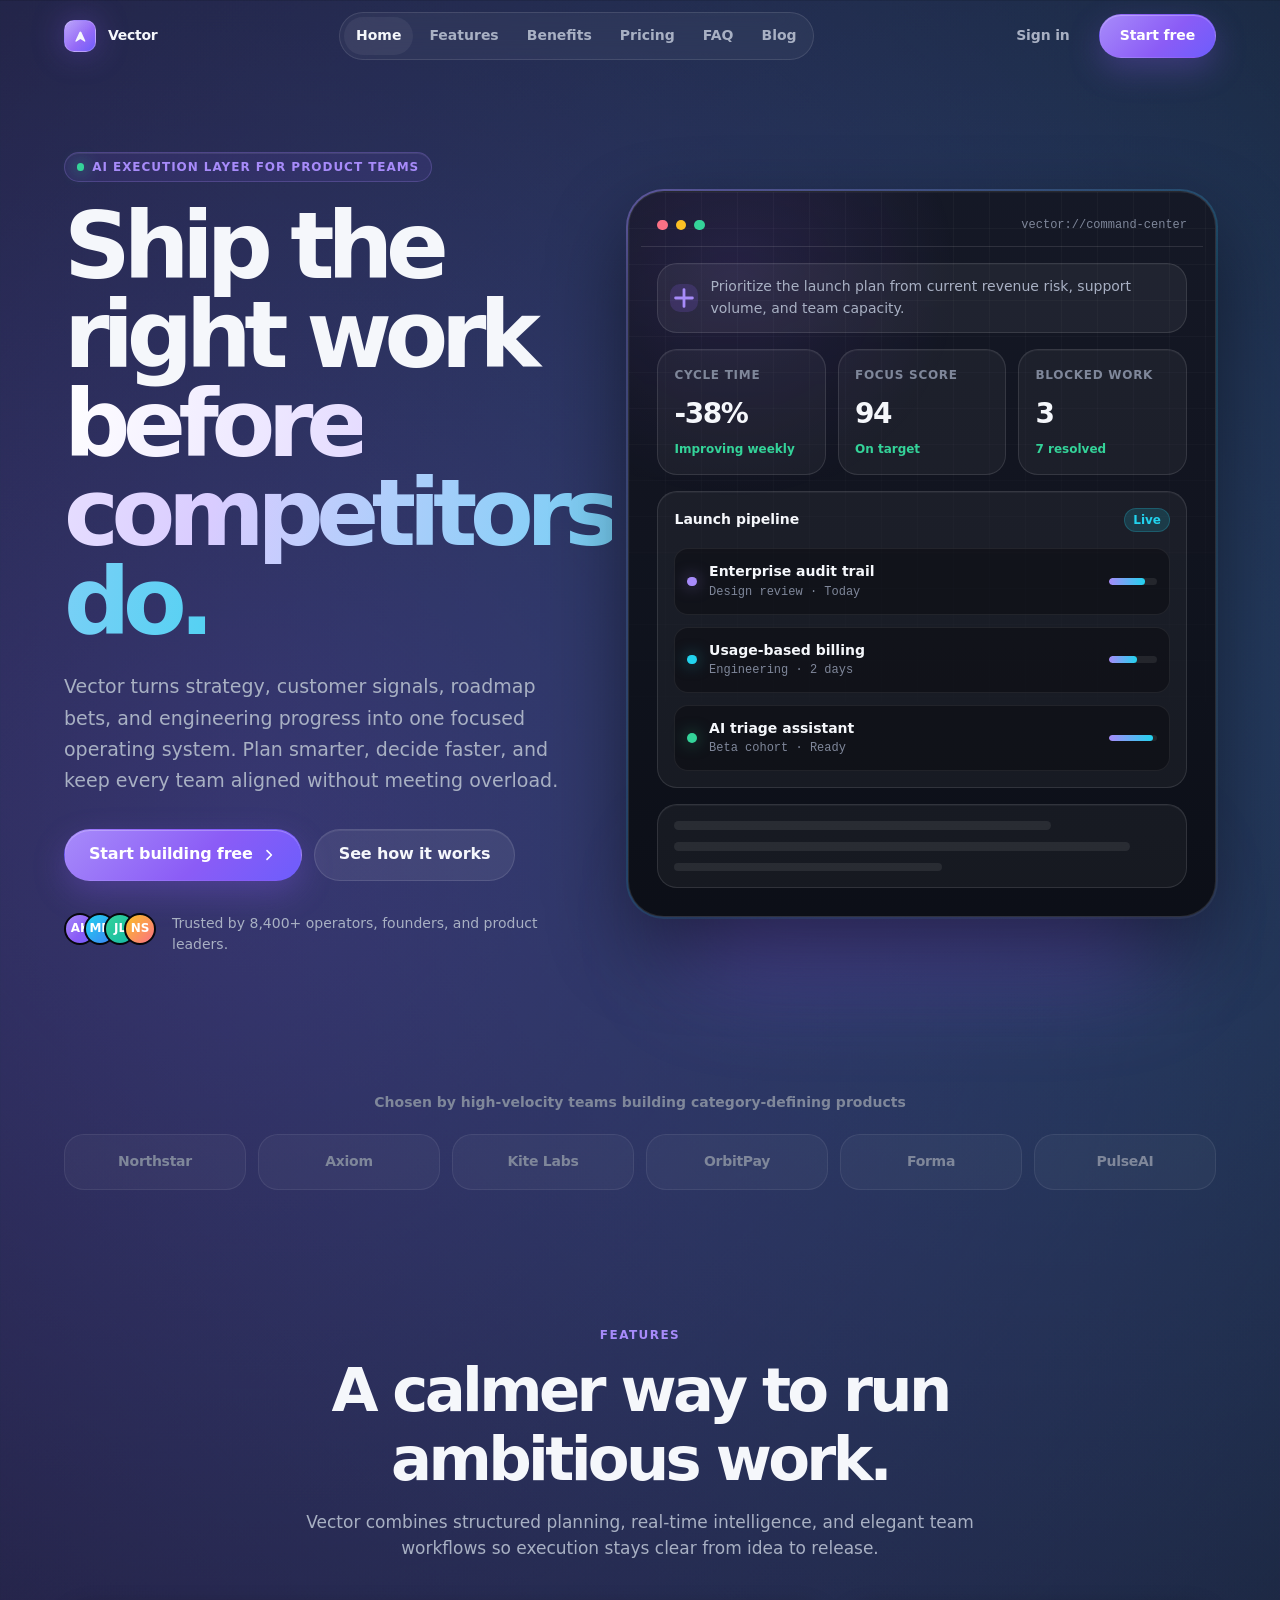
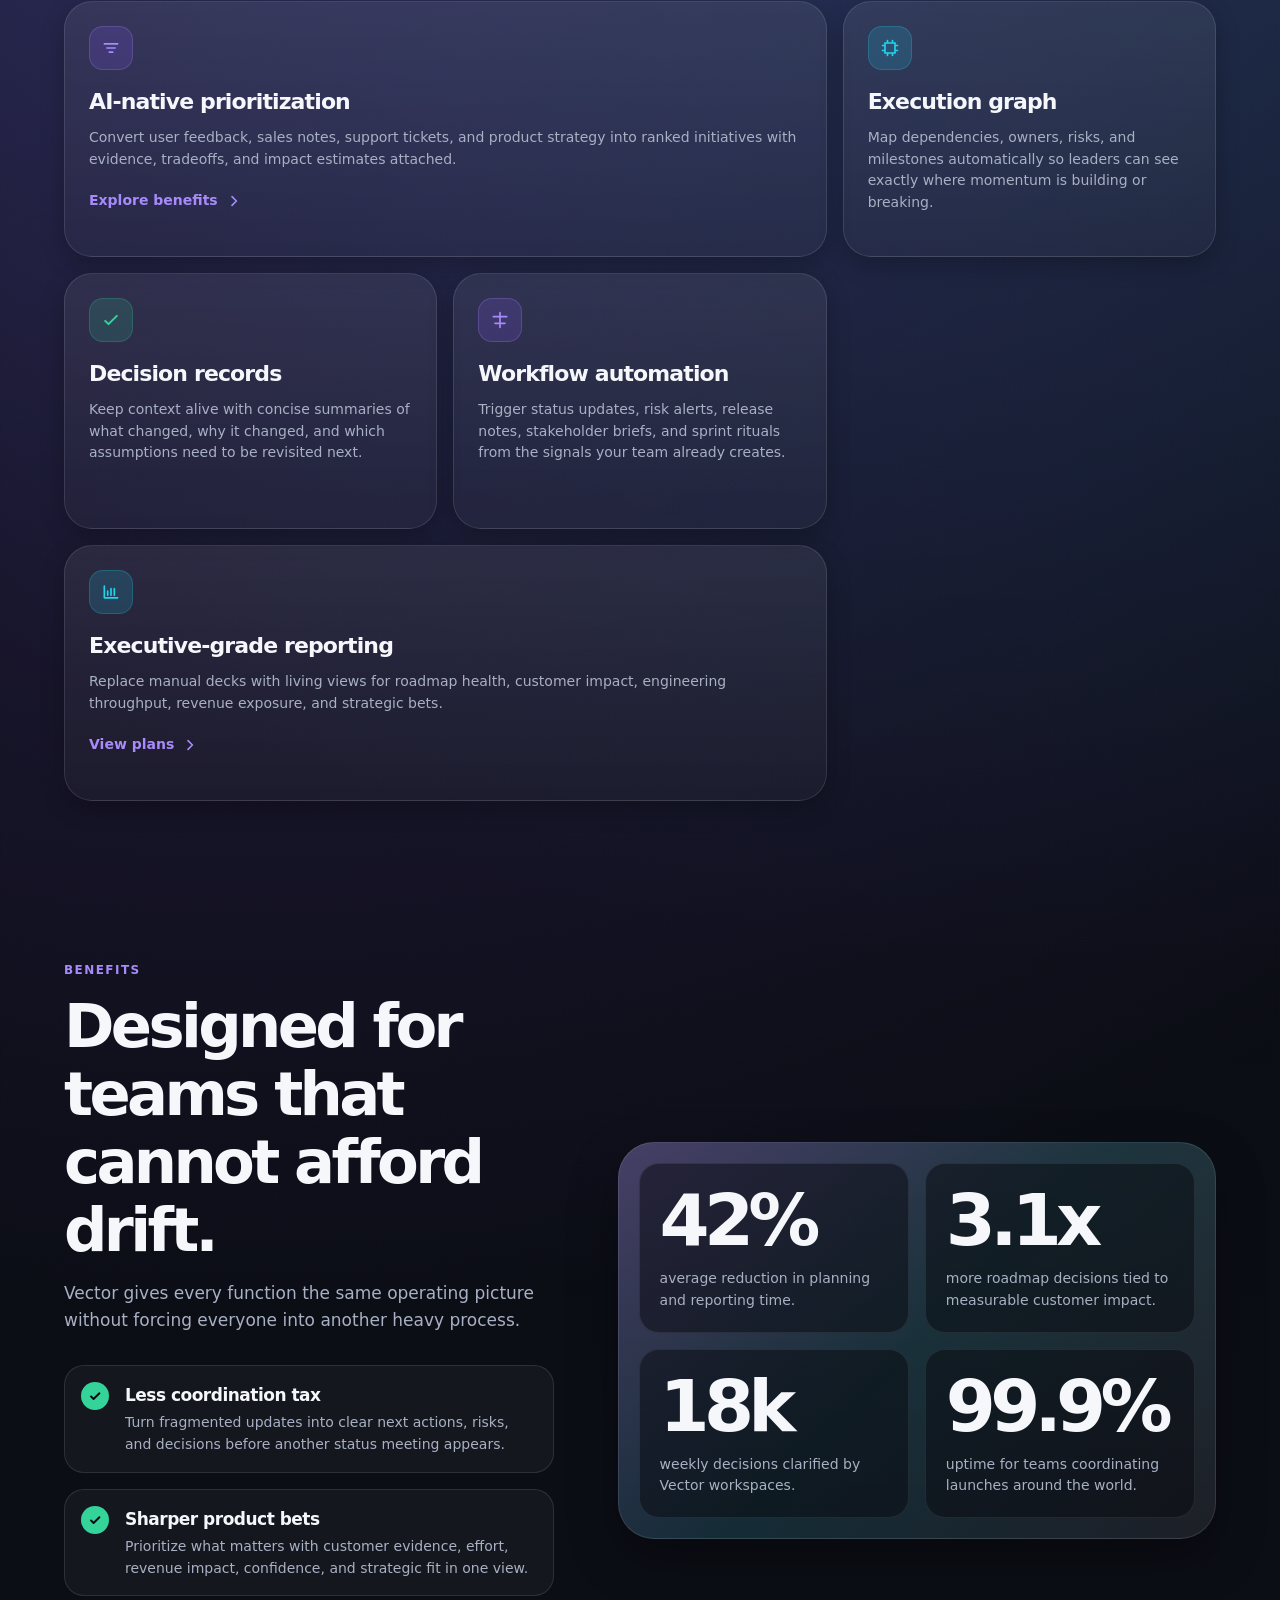
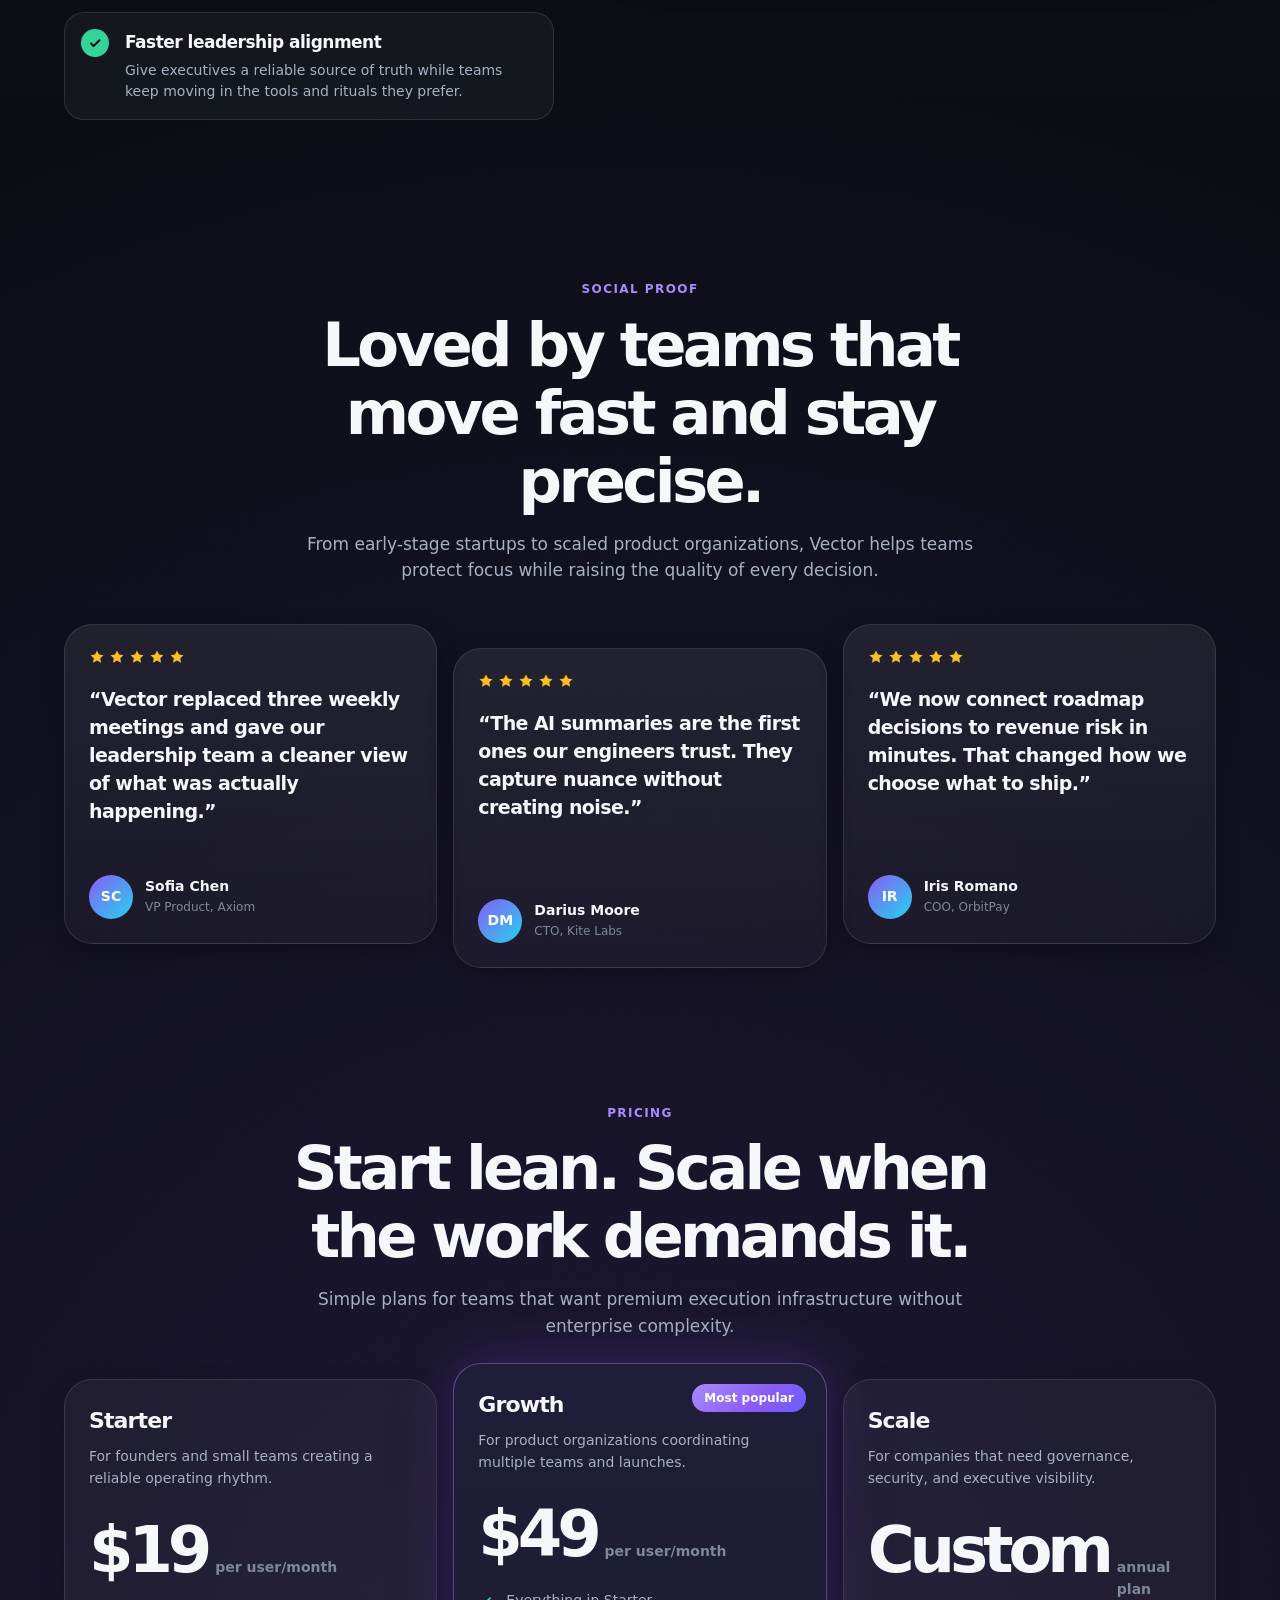
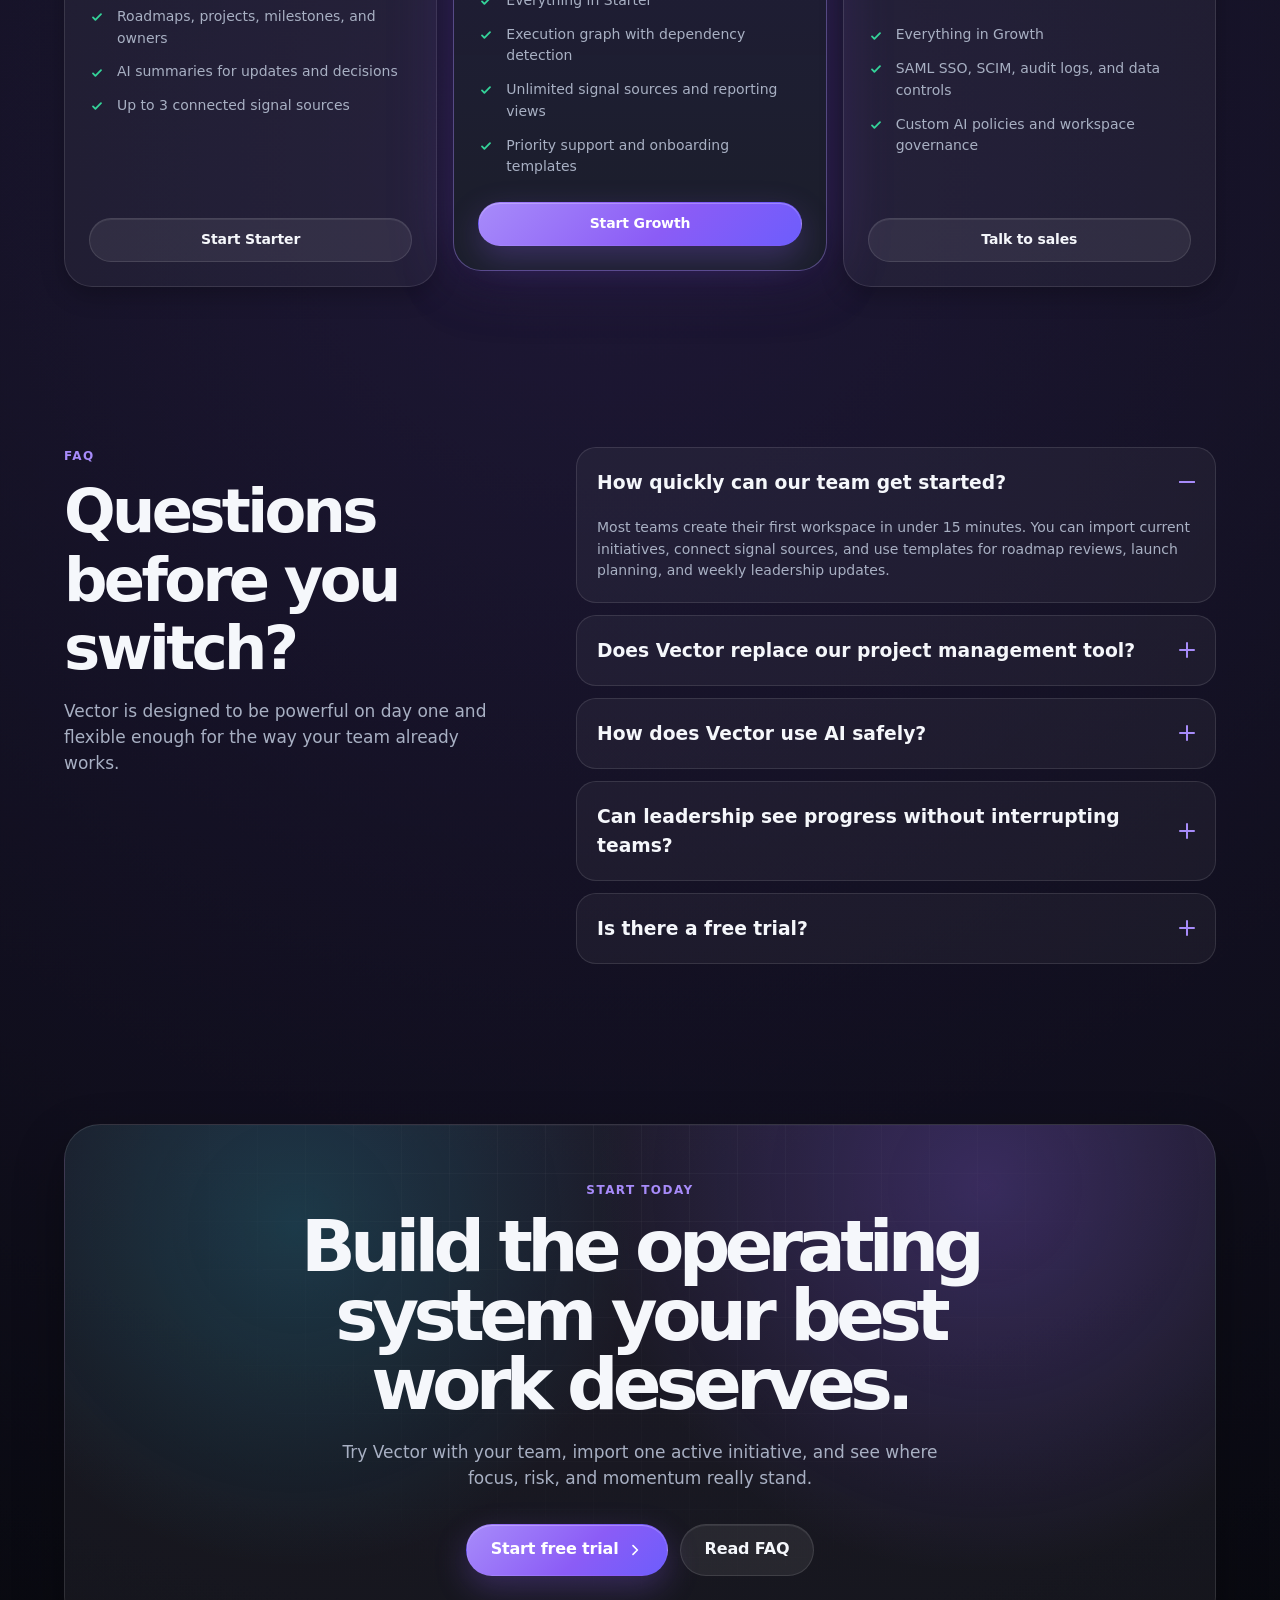
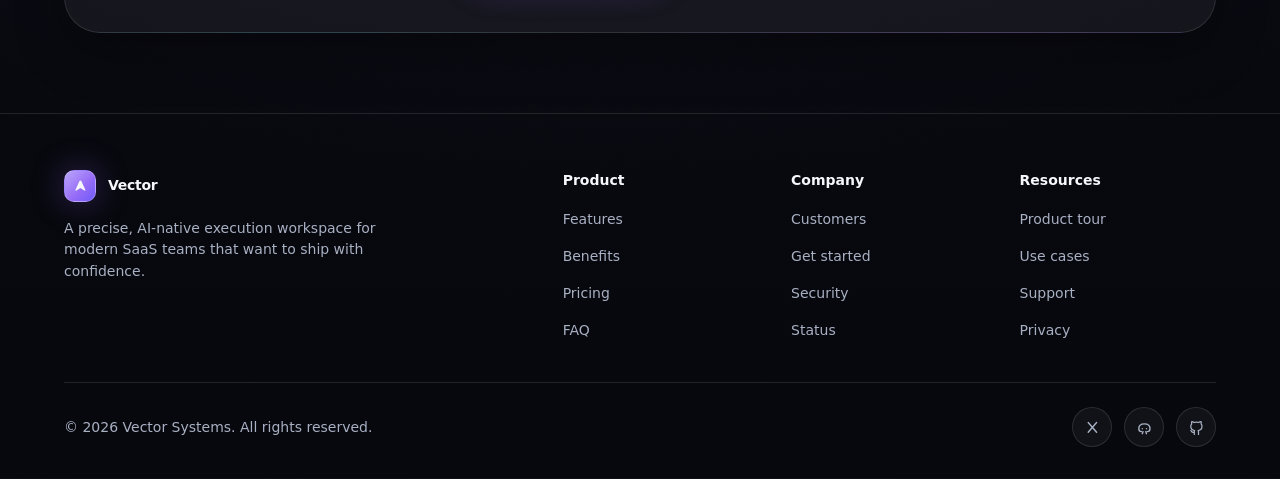
<file: test.html>
<!DOCTYPE html>
<html lang="en">
  <head>
  <meta charset="utf-8">
  <meta name="viewport" content="width=device-width, initial-scale=1">
  <title>Vector — AI-native execution for modern teams</title>
  <meta name="description" content="Vector is a premium SaaS workspace for planning, prioritizing, and shipping critical work with AI-native workflows.">
  <link rel="stylesheet" href="/style.css">
  <script src="/script.js" defer=""></script>
</head>
<body>
  <a class="skip-link" href="#main">Skip to content</a>

  <div class="page-shell" id="top">
    <header class="site-header" data-site-header="">
      <div class="container-wide header-shell">
        <a class="brand" href="#top" aria-label="Vector home">
          <span class="logo-mark" aria-hidden="true">
            <svg viewBox="0 0 24 24" fill="none">
              <path d="M5 18.2L10.7 5.8c.5-1.1 2.1-1.1 2.6 0L19 18.2c.4.9-.6 1.8-1.4 1.2l-5-3.5a1 1 0 0 0-1.2 0l-5 3.5c-.8.6-1.8-.3-1.4-1.2Z" fill="currentColor"></path>
            </svg>
          </span>
          <span>Vector</span>
        </a>

        <nav class="primary-nav" id="site-navigation" aria-label="Primary navigation" data-nav="">
          <ul class="nav-list"><li><a class="nav-link is-active" href="#top" aria-current="page">Home</a></li>
<li><a class="nav-link" href="#features">Features</a></li>
<li><a class="nav-link" href="#benefits">Benefits</a></li>
<li><a class="nav-link" href="#pricing">Pricing</a></li>
<li><a class="nav-link" href="#faq">FAQ</a></li>
<li><a class="nav-link" href="page-types/blog-post.html">Blog</a></li></ul>
        </nav>

        <div class="header-actions">
          <a class="btn btn-ghost" href="#faq">Sign in</a>
          <a class="btn btn-primary" href="#pricing">Start free</a>
        </div>

        <button class="nav-toggle" type="button" aria-label="Open navigation" aria-controls="site-navigation" aria-expanded="false" data-nav-toggle="">
          <span class="nav-toggle-lines" aria-hidden="true"></span>
        </button>
      </div>
    </header>

    <main id="main">
      <section class="hero" aria-labelledby="hero-title">
        <div class="container-wide hero-grid">
          <div class="hero-content reveal">
            <p class="eyebrow">AI execution layer for product teams</p>
            <h1 class="hero-title" id="hero-title">
              Ship the right work <span class="gradient-text">before competitors do.</span>
            </h1>
            <p class="hero-copy">
              Vector turns strategy, customer signals, roadmap bets, and engineering progress into one focused operating system. Plan smarter, decide faster, and keep every team aligned without meeting overload.
            </p>
            <div class="hero-actions" aria-label="Hero actions">
              <a class="btn btn-primary btn-large" href="#pricing">
                Start building free
                <svg viewBox="0 0 20 20" fill="none" aria-hidden="true">
                  <path d="M7.5 4.5L13 10l-5.5 5.5" stroke="currentColor" stroke-width="2" stroke-linecap="round" stroke-linejoin="round"></path>
                </svg>
              </a>
              <a class="btn btn-secondary btn-large" href="#features">
                See how it works
              </a>
            </div>
            <div class="trust-row">
              <div class="avatar-stack" aria-hidden="true">
                <span class="avatar">AK</span>
                <span class="avatar">MR</span>
                <span class="avatar">JL</span>
                <span class="avatar">NS</span>
              </div>
              <p>Trusted by 8,400+ operators, founders, and product leaders.</p>
            </div>
          </div>

          <div class="hero-visual reveal delay-2" aria-label="Vector product dashboard preview">
            <article class="product-card">
              <div class="window-bar">
                <div class="window-dots" aria-hidden="true">
                  <span class="window-dot"></span>
                  <span class="window-dot"></span>
                  <span class="window-dot"></span>
                </div>
                <span class="window-label">vector://command-center</span>
              </div>

              <div class="command-bar">
                <span class="command-icon" aria-hidden="true">
                  <svg viewBox="0 0 20 20" fill="none">
                    <path d="M4 10h12M10 4v12" stroke="currentColor" stroke-width="2" stroke-linecap="round"></path>
                  </svg>
                </span>
                <span>Prioritize the launch plan from current revenue risk, support volume, and team capacity.</span>
              </div>

              <div class="dashboard-grid">
                <div class="metric-row">
                  <div class="metric-card">
                    <p class="metric-label">Cycle time</p>
                    <p class="metric-value">-38%</p>
                    <p class="metric-change">Improving weekly</p>
                  </div>
                  <div class="metric-card">
                    <p class="metric-label">Focus score</p>
                    <p class="metric-value">94</p>
                    <p class="metric-change">On target</p>
                  </div>
                  <div class="metric-card">
                    <p class="metric-label">Blocked work</p>
                    <p class="metric-value">3</p>
                    <p class="metric-change">7 resolved</p>
                  </div>
                </div>

                <div class="pipeline-card">
                  <div class="card-heading">
                    <span>Launch pipeline</span>
                    <span class="pill">Live</span>
                  </div>
                  <ul class="pipeline-list">
                    <li class="pipeline-item">
                      <span class="status-dot" aria-hidden="true"></span>
                      <div>
                        <p class="pipeline-title">Enterprise audit trail</p>
                        <p class="pipeline-meta">Design review · Today</p>
                      </div>
                      <span class="progress" aria-label="76 percent complete"><span style="width: 76%"></span></span>
                    </li>
                    <li class="pipeline-item">
                      <span class="status-dot" aria-hidden="true"></span>
                      <div>
                        <p class="pipeline-title">Usage-based billing</p>
                        <p class="pipeline-meta">Engineering · 2 days</p>
                      </div>
                      <span class="progress" aria-label="58 percent complete"><span style="width: 58%"></span></span>
                    </li>
                    <li class="pipeline-item">
                      <span class="status-dot" aria-hidden="true"></span>
                      <div>
                        <p class="pipeline-title">AI triage assistant</p>
                        <p class="pipeline-meta">Beta cohort · Ready</p>
                      </div>
                      <span class="progress" aria-label="91 percent complete"><span style="width: 91%"></span></span>
                    </li>
                  </ul>
                </div>

                <div class="insight-card" aria-label="Insight summary">
                  <span class="insight-line"></span>
                  <span class="insight-line"></span>
                  <span class="insight-line"></span>
                </div>
              </div>
            </article>
          </div>
        </div>
      </section>

      <section class="logo-cloud section-tight" aria-label="Customer logos">
        <div class="container-wide">
          <p>Chosen by high-velocity teams building category-defining products</p>
          <div class="logo-grid">
            <div class="logo-item">Northstar</div>
            <div class="logo-item">Axiom</div>
            <div class="logo-item">Kite Labs</div>
            <div class="logo-item">OrbitPay</div>
            <div class="logo-item">Forma</div>
            <div class="logo-item">PulseAI</div>
          </div>
        </div>
      </section>

      <section class="section" id="features" aria-labelledby="features-title">
        <div class="container-wide">
          <div class="section-header reveal">
            <p class="section-kicker">Features</p>
            <h2 class="section-title" id="features-title">A calmer way to run ambitious work.</h2>
            <p class="section-copy">
              Vector combines structured planning, real-time intelligence, and elegant team workflows so execution stays clear from idea to release.
            </p>
          </div>

          <div class="features-grid">
            <article class="feature-card is-wide reveal">
              <span class="icon-badge" aria-hidden="true">
                <svg viewBox="0 0 24 24" fill="none">
                  <path d="M4 7h16M7 12h10M10 17h4" stroke="currentColor" stroke-width="2" stroke-linecap="round"></path>
                </svg>
              </span>
              <h3>AI-native prioritization</h3>
              <p>
                Convert user feedback, sales notes, support tickets, and product strategy into ranked initiatives with evidence, tradeoffs, and impact estimates attached.
              </p>
              <a class="feature-link" href="#benefits">
                Explore benefits
                <svg viewBox="0 0 20 20" fill="none" aria-hidden="true">
                  <path d="M7.5 4.5L13 10l-5.5 5.5" stroke="currentColor" stroke-width="2" stroke-linecap="round" stroke-linejoin="round"></path>
                </svg>
              </a>
            </article>

            <article class="feature-card reveal delay-1">
              <span class="icon-badge cyan" aria-hidden="true">
                <svg viewBox="0 0 24 24" fill="none">
                  <path d="M6 6h12v12H6zM9 3v3M15 3v3M9 18v3M15 18v3M3 9h3M3 15h3M18 9h3M18 15h3" stroke="currentColor" stroke-width="2" stroke-linecap="round"></path>
                </svg>
              </span>
              <h3>Execution graph</h3>
              <p>
                Map dependencies, owners, risks, and milestones automatically so leaders can see exactly where momentum is building or breaking.
              </p>
            </article>

            <article class="feature-card reveal delay-2">
              <span class="icon-badge green" aria-hidden="true">
                <svg viewBox="0 0 24 24" fill="none">
                  <path d="M5 13l4 4L19 7" stroke="currentColor" stroke-width="2.4" stroke-linecap="round" stroke-linejoin="round"></path>
                </svg>
              </span>
              <h3>Decision records</h3>
              <p>
                Keep context alive with concise summaries of what changed, why it changed, and which assumptions need to be revisited next.
              </p>
            </article>

            <article class="feature-card reveal">
              <span class="icon-badge" aria-hidden="true">
                <svg viewBox="0 0 24 24" fill="none">
                  <path d="M12 3v18M4 8h16M6 16h12" stroke="currentColor" stroke-width="2" stroke-linecap="round"></path>
                </svg>
              </span>
              <h3>Workflow automation</h3>
              <p>
                Trigger status updates, risk alerts, release notes, stakeholder briefs, and sprint rituals from the signals your team already creates.
              </p>
            </article>

            <article class="feature-card is-wide reveal delay-1">
              <span class="icon-badge cyan" aria-hidden="true">
                <svg viewBox="0 0 24 24" fill="none">
                  <path d="M4 19V5M4 19h16M8 16v-5M12 16V8M16 16v-8" stroke="currentColor" stroke-width="2" stroke-linecap="round"></path>
                </svg>
              </span>
              <h3>Executive-grade reporting</h3>
              <p>
                Replace manual decks with living views for roadmap health, customer impact, engineering throughput, revenue exposure, and strategic bets.
              </p>
              <a class="feature-link" href="#pricing">
                View plans
                <svg viewBox="0 0 20 20" fill="none" aria-hidden="true">
                  <path d="M7.5 4.5L13 10l-5.5 5.5" stroke="currentColor" stroke-width="2" stroke-linecap="round" stroke-linejoin="round"></path>
                </svg>
              </a>
            </article>
          </div>
        </div>
      </section>

      <section class="section benefits" id="benefits" aria-labelledby="benefits-title">
        <div class="container-wide benefit-layout">
          <div class="benefit-copy reveal">
            <p class="section-kicker">Benefits</p>
            <h2 class="section-title" id="benefits-title">Designed for teams that cannot afford drift.</h2>
            <p class="section-copy">
              Vector gives every function the same operating picture without forcing everyone into another heavy process.
            </p>

            <div class="benefit-list">
              <article class="benefit-item">
                <span class="check-icon" aria-hidden="true">
                  <svg viewBox="0 0 20 20" fill="none">
                    <path d="M5 10.5l3.2 3.2L15.5 6.5" stroke="currentColor" stroke-width="2.4" stroke-linecap="round" stroke-linejoin="round"></path>
                  </svg>
                </span>
                <div>
                  <h3>Less coordination tax</h3>
                  <p>Turn fragmented updates into clear next actions, risks, and decisions before another status meeting appears.</p>
                </div>
              </article>

              <article class="benefit-item">
                <span class="check-icon" aria-hidden="true">
                  <svg viewBox="0 0 20 20" fill="none">
                    <path d="M5 10.5l3.2 3.2L15.5 6.5" stroke="currentColor" stroke-width="2.4" stroke-linecap="round" stroke-linejoin="round"></path>
                  </svg>
                </span>
                <div>
                  <h3>Sharper product bets</h3>
                  <p>Prioritize what matters with customer evidence, effort, revenue impact, confidence, and strategic fit in one view.</p>
                </div>
              </article>

              <article class="benefit-item">
                <span class="check-icon" aria-hidden="true">
                  <svg viewBox="0 0 20 20" fill="none">
                    <path d="M5 10.5l3.2 3.2L15.5 6.5" stroke="currentColor" stroke-width="2.4" stroke-linecap="round" stroke-linejoin="round"></path>
                  </svg>
                </span>
                <div>
                  <h3>Faster leadership alignment</h3>
                  <p>Give executives a reliable source of truth while teams keep moving in the tools and rituals they prefer.</p>
                </div>
              </article>
            </div>
          </div>

          <aside class="stats-panel reveal delay-2" aria-label="Customer outcome statistics">
            <div class="stats-grid">
              <div class="stat-card">
                <p class="stat-number">42%</p>
                <p class="stat-label">average reduction in planning and reporting time.</p>
              </div>
              <div class="stat-card">
                <p class="stat-number">3.1x</p>
                <p class="stat-label">more roadmap decisions tied to measurable customer impact.</p>
              </div>
              <div class="stat-card">
                <p class="stat-number">18k</p>
                <p class="stat-label">weekly decisions clarified by Vector workspaces.</p>
              </div>
              <div class="stat-card">
                <p class="stat-number">99.9%</p>
                <p class="stat-label">uptime for teams coordinating launches around the world.</p>
              </div>
            </div>
          </aside>
        </div>
      </section>

      <section class="section" id="testimonials" aria-labelledby="testimonials-title">
        <div class="container-wide">
          <div class="section-header reveal">
            <p class="section-kicker">Social proof</p>
            <h2 class="section-title" id="testimonials-title">Loved by teams that move fast and stay precise.</h2>
            <p class="section-copy">
              From early-stage startups to scaled product organizations, Vector helps teams protect focus while raising the quality of every decision.
            </p>
          </div>

          <div class="testimonial-grid">
            <article class="quote-card reveal">
              <div class="quote-stars" aria-label="Five out of five stars">
                <svg viewBox="0 0 20 20" fill="currentColor" aria-hidden="true"><path d="M10 1.8l2.5 5.1 5.6.8-4 4 1 5.5-5.1-2.7-5 2.7 1-5.6-4.1-3.9 5.6-.8L10 1.8z"></path></svg>
                <svg viewBox="0 0 20 20" fill="currentColor" aria-hidden="true"><path d="M10 1.8l2.5 5.1 5.6.8-4 4 1 5.5-5.1-2.7-5 2.7 1-5.6-4.1-3.9 5.6-.8L10 1.8z"></path></svg>
                <svg viewBox="0 0 20 20" fill="currentColor" aria-hidden="true"><path d="M10 1.8l2.5 5.1 5.6.8-4 4 1 5.5-5.1-2.7-5 2.7 1-5.6-4.1-3.9 5.6-.8L10 1.8z"></path></svg>
                <svg viewBox="0 0 20 20" fill="currentColor" aria-hidden="true"><path d="M10 1.8l2.5 5.1 5.6.8-4 4 1 5.5-5.1-2.7-5 2.7 1-5.6-4.1-3.9 5.6-.8L10 1.8z"></path></svg>
                <svg viewBox="0 0 20 20" fill="currentColor" aria-hidden="true"><path d="M10 1.8l2.5 5.1 5.6.8-4 4 1 5.5-5.1-2.7-5 2.7 1-5.6-4.1-3.9 5.6-.8L10 1.8z"></path></svg>
              </div>
              <blockquote>
                “Vector replaced three weekly meetings and gave our leadership team a cleaner view of what was actually happening.”
              </blockquote>
              <footer class="quote-author">
                <span class="author-avatar" aria-hidden="true">SC</span>
                <div>
                  <p class="author-name">Sofia Chen</p>
                  <p class="author-role">VP Product, Axiom</p>
                </div>
              </footer>
            </article>

            <article class="quote-card reveal delay-1">
              <div class="quote-stars" aria-label="Five out of five stars">
                <svg viewBox="0 0 20 20" fill="currentColor" aria-hidden="true"><path d="M10 1.8l2.5 5.1 5.6.8-4 4 1 5.5-5.1-2.7-5 2.7 1-5.6-4.1-3.9 5.6-.8L10 1.8z"></path></svg>
                <svg viewBox="0 0 20 20" fill="currentColor" aria-hidden="true"><path d="M10 1.8l2.5 5.1 5.6.8-4 4 1 5.5-5.1-2.7-5 2.7 1-5.6-4.1-3.9 5.6-.8L10 1.8z"></path></svg>
                <svg viewBox="0 0 20 20" fill="currentColor" aria-hidden="true"><path d="M10 1.8l2.5 5.1 5.6.8-4 4 1 5.5-5.1-2.7-5 2.7 1-5.6-4.1-3.9 5.6-.8L10 1.8z"></path></svg>
                <svg viewBox="0 0 20 20" fill="currentColor" aria-hidden="true"><path d="M10 1.8l2.5 5.1 5.6.8-4 4 1 5.5-5.1-2.7-5 2.7 1-5.6-4.1-3.9 5.6-.8L10 1.8z"></path></svg>
                <svg viewBox="0 0 20 20" fill="currentColor" aria-hidden="true"><path d="M10 1.8l2.5 5.1 5.6.8-4 4 1 5.5-5.1-2.7-5 2.7 1-5.6-4.1-3.9 5.6-.8L10 1.8z"></path></svg>
              </div>
              <blockquote>
                “The AI summaries are the first ones our engineers trust. They capture nuance without creating noise.”
              </blockquote>
              <footer class="quote-author">
                <span class="author-avatar" aria-hidden="true">DM</span>
                <div>
                  <p class="author-name">Darius Moore</p>
                  <p class="author-role">CTO, Kite Labs</p>
                </div>
              </footer>
            </article>

            <article class="quote-card reveal delay-2">
              <div class="quote-stars" aria-label="Five out of five stars">
                <svg viewBox="0 0 20 20" fill="currentColor" aria-hidden="true"><path d="M10 1.8l2.5 5.1 5.6.8-4 4 1 5.5-5.1-2.7-5 2.7 1-5.6-4.1-3.9 5.6-.8L10 1.8z"></path></svg>
                <svg viewBox="0 0 20 20" fill="currentColor" aria-hidden="true"><path d="M10 1.8l2.5 5.1 5.6.8-4 4 1 5.5-5.1-2.7-5 2.7 1-5.6-4.1-3.9 5.6-.8L10 1.8z"></path></svg>
                <svg viewBox="0 0 20 20" fill="currentColor" aria-hidden="true"><path d="M10 1.8l2.5 5.1 5.6.8-4 4 1 5.5-5.1-2.7-5 2.7 1-5.6-4.1-3.9 5.6-.8L10 1.8z"></path></svg>
                <svg viewBox="0 0 20 20" fill="currentColor" aria-hidden="true"><path d="M10 1.8l2.5 5.1 5.6.8-4 4 1 5.5-5.1-2.7-5 2.7 1-5.6-4.1-3.9 5.6-.8L10 1.8z"></path></svg>
                <svg viewBox="0 0 20 20" fill="currentColor" aria-hidden="true"><path d="M10 1.8l2.5 5.1 5.6.8-4 4 1 5.5-5.1-2.7-5 2.7 1-5.6-4.1-3.9 5.6-.8L10 1.8z"></path></svg>
              </div>
              <blockquote>
                “We now connect roadmap decisions to revenue risk in minutes. That changed how we choose what to ship.”
              </blockquote>
              <footer class="quote-author">
                <span class="author-avatar" aria-hidden="true">IR</span>
                <div>
                  <p class="author-name">Iris Romano</p>
                  <p class="author-role">COO, OrbitPay</p>
                </div>
              </footer>
            </article>
          </div>
        </div>
      </section>

      <section class="section pricing" id="pricing" aria-labelledby="pricing-title">
        <div class="container-wide">
          <div class="section-header reveal">
            <p class="section-kicker">Pricing</p>
            <h2 class="section-title" id="pricing-title">Start lean. Scale when the work demands it.</h2>
            <p class="section-copy">
              Simple plans for teams that want premium execution infrastructure without enterprise complexity.
            </p>
          </div>

          <div class="pricing-grid">
            <article class="pricing-card reveal">
              <h3 class="plan-name">Starter</h3>
              <p class="plan-description">For founders and small teams creating a reliable operating rhythm.</p>
              <p class="price"><strong>$19</strong><span>per user/month</span></p>
              <ul class="plan-list">
                <li>
                  <svg viewBox="0 0 20 20" fill="none" aria-hidden="true"><path d="M5 10.5l3 3L15 6.5" stroke="currentColor" stroke-width="2.3" stroke-linecap="round" stroke-linejoin="round"></path></svg>
                  <span>Roadmaps, projects, milestones, and owners</span>
                </li>
                <li>
                  <svg viewBox="0 0 20 20" fill="none" aria-hidden="true"><path d="M5 10.5l3 3L15 6.5" stroke="currentColor" stroke-width="2.3" stroke-linecap="round" stroke-linejoin="round"></path></svg>
                  <span>AI summaries for updates and decisions</span>
                </li>
                <li>
                  <svg viewBox="0 0 20 20" fill="none" aria-hidden="true"><path d="M5 10.5l3 3L15 6.5" stroke="currentColor" stroke-width="2.3" stroke-linecap="round" stroke-linejoin="round"></path></svg>
                  <span>Up to 3 connected signal sources</span>
                </li>
              </ul>
              <a class="btn btn-secondary" href="#cta">Start Starter</a>
            </article>

            <article class="pricing-card is-popular reveal delay-1">
              <span class="popular-badge">Most popular</span>
              <h3 class="plan-name">Growth</h3>
              <p class="plan-description">For product organizations coordinating multiple teams and launches.</p>
              <p class="price"><strong>$49</strong><span>per user/month</span></p>
              <ul class="plan-list">
                <li>
                  <svg viewBox="0 0 20 20" fill="none" aria-hidden="true"><path d="M5 10.5l3 3L15 6.5" stroke="currentColor" stroke-width="2.3" stroke-linecap="round" stroke-linejoin="round"></path></svg>
                  <span>Everything in Starter</span>
                </li>
                <li>
                  <svg viewBox="0 0 20 20" fill="none" aria-hidden="true"><path d="M5 10.5l3 3L15 6.5" stroke="currentColor" stroke-width="2.3" stroke-linecap="round" stroke-linejoin="round"></path></svg>
                  <span>Execution graph with dependency detection</span>
                </li>
                <li>
                  <svg viewBox="0 0 20 20" fill="none" aria-hidden="true"><path d="M5 10.5l3 3L15 6.5" stroke="currentColor" stroke-width="2.3" stroke-linecap="round" stroke-linejoin="round"></path></svg>
                  <span>Unlimited signal sources and reporting views</span>
                </li>
                <li>
                  <svg viewBox="0 0 20 20" fill="none" aria-hidden="true"><path d="M5 10.5l3 3L15 6.5" stroke="currentColor" stroke-width="2.3" stroke-linecap="round" stroke-linejoin="round"></path></svg>
                  <span>Priority support and onboarding templates</span>
                </li>
              </ul>
              <a class="btn btn-primary" href="#cta">Start Growth</a>
            </article>

            <article class="pricing-card reveal delay-2">
              <h3 class="plan-name">Scale</h3>
              <p class="plan-description">For companies that need governance, security, and executive visibility.</p>
              <p class="price"><strong>Custom</strong><span>annual plan</span></p>
              <ul class="plan-list">
                <li>
                  <svg viewBox="0 0 20 20" fill="none" aria-hidden="true"><path d="M5 10.5l3 3L15 6.5" stroke="currentColor" stroke-width="2.3" stroke-linecap="round" stroke-linejoin="round"></path></svg>
                  <span>Everything in Growth</span>
                </li>
                <li>
                  <svg viewBox="0 0 20 20" fill="none" aria-hidden="true"><path d="M5 10.5l3 3L15 6.5" stroke="currentColor" stroke-width="2.3" stroke-linecap="round" stroke-linejoin="round"></path></svg>
                  <span>SAML SSO, SCIM, audit logs, and data controls</span>
                </li>
                <li>
                  <svg viewBox="0 0 20 20" fill="none" aria-hidden="true"><path d="M5 10.5l3 3L15 6.5" stroke="currentColor" stroke-width="2.3" stroke-linecap="round" stroke-linejoin="round"></path></svg>
                  <span>Custom AI policies and workspace governance</span>
                </li>
              </ul>
              <a class="btn btn-secondary" href="#cta">Talk to sales</a>
            </article>
          </div>
        </div>
      </section>

      <section class="section" id="faq" aria-labelledby="faq-title">
        <div class="container faq-layout">
          <div class="faq-aside reveal">
            <p class="section-kicker">FAQ</p>
            <h2 class="section-title" id="faq-title">Questions before you switch?</h2>
            <p class="section-copy">
              Vector is designed to be powerful on day one and flexible enough for the way your team already works.
            </p>
          </div>

          <div class="faq-list reveal delay-1" data-faq-list="">
            <article class="faq-item is-open">
              <h3>
                <button class="faq-question" type="button" aria-expanded="true" aria-controls="faq-answer-1">
                  How quickly can our team get started?
                  <span class="faq-icon" aria-hidden="true"></span>
                </button>
              </h3>
              <div class="faq-answer" id="faq-answer-1">
                <div class="faq-answer-inner">
                  <p>
                    Most teams create their first workspace in under 15 minutes. You can import current initiatives, connect signal sources, and use templates for roadmap reviews, launch planning, and weekly leadership updates.
                  </p>
                </div>
              </div>
            </article>

            <article class="faq-item">
              <h3>
                <button class="faq-question" type="button" aria-expanded="false" aria-controls="faq-answer-2">
                  Does Vector replace our project management tool?
                  <span class="faq-icon" aria-hidden="true"></span>
                </button>
              </h3>
              <div class="faq-answer" id="faq-answer-2">
                <div class="faq-answer-inner">
                  <p>
                    Vector can operate as your primary planning workspace, but it also works as an execution layer across existing tools. The goal is to connect strategy, decisions, and progress—not force every team into a new ritual.
                  </p>
                </div>
              </div>
            </article>

            <article class="faq-item">
              <h3>
                <button class="faq-question" type="button" aria-expanded="false" aria-controls="faq-answer-3">
                  How does Vector use AI safely?
                  <span class="faq-icon" aria-hidden="true"></span>
                </button>
              </h3>
              <div class="faq-answer" id="faq-answer-3">
                <div class="faq-answer-inner">
                  <p>
                    Vector uses AI to summarize, classify, recommend, and surface patterns. Admins can configure data boundaries, approval flows, retention rules, and workspace-level AI policies for sensitive teams.
                  </p>
                </div>
              </div>
            </article>

            <article class="faq-item">
              <h3>
                <button class="faq-question" type="button" aria-expanded="false" aria-controls="faq-answer-4">
                  Can leadership see progress without interrupting teams?
                  <span class="faq-icon" aria-hidden="true"></span>
                </button>
              </h3>
              <div class="faq-answer" id="faq-answer-4">
                <div class="faq-answer-inner">
                  <p>
                    Yes. Vector creates living executive views from project activity, decisions, risks, and outcomes. Leaders get a clear operating picture while teams stay focused on building.
                  </p>
                </div>
              </div>
            </article>

            <article class="faq-item">
              <h3>
                <button class="faq-question" type="button" aria-expanded="false" aria-controls="faq-answer-5">
                  Is there a free trial?
                  <span class="faq-icon" aria-hidden="true"></span>
                </button>
              </h3>
              <div class="faq-answer" id="faq-answer-5">
                <div class="faq-answer-inner">
                  <p>
                    Yes. Growth includes a 14-day trial with sample workspaces, guided onboarding, and no credit card required. Scale customers can request a tailored pilot with migration support.
                  </p>
                </div>
              </div>
            </article>
          </div>
        </div>
      </section>

      <section class="section" id="cta" aria-labelledby="cta-title">
        <div class="container-wide">
          <div class="cta-band reveal">
            <p class="section-kicker">Start today</p>
            <h2 class="cta-title" id="cta-title">Build the operating system your best work deserves.</h2>
            <p class="cta-copy">
              Try Vector with your team, import one active initiative, and see where focus, risk, and momentum really stand.
            </p>
            <div class="cta-actions">
              <a class="btn btn-primary btn-large" href="#pricing">
                Start free trial
                <svg viewBox="0 0 20 20" fill="none" aria-hidden="true">
                  <path d="M7.5 4.5L13 10l-5.5 5.5" stroke="currentColor" stroke-width="2" stroke-linecap="round" stroke-linejoin="round"></path>
                </svg>
              </a>
              <a class="btn btn-secondary btn-large" href="#faq">Read FAQ</a>
            </div>
          </div>
        </div>
      </section>
    </main>

    <footer class="site-footer">
      <div class="container-wide">
        <div class="footer-grid">
          <div class="footer-brand">
            <a class="brand" href="#top" aria-label="Vector home">
              <span class="logo-mark" aria-hidden="true">
                <svg viewBox="0 0 24 24" fill="none">
                  <path d="M5 18.2L10.7 5.8c.5-1.1 2.1-1.1 2.6 0L19 18.2c.4.9-.6 1.8-1.4 1.2l-5-3.5a1 1 0 0 0-1.2 0l-5 3.5c-.8.6-1.8-.3-1.4-1.2Z" fill="currentColor"></path>
                </svg>
              </span>
              <span>Vector</span>
            </a>
            <p>
              A precise, AI-native execution workspace for modern SaaS teams that want to ship with confidence.
            </p>
          </div>

          <div class="footer-links">
            <div class="footer-column">
              <h2>Product</h2>
              <ul>
                <li><a href="#features">Features</a></li>
                <li><a href="#benefits">Benefits</a></li>
                <li><a href="#pricing">Pricing</a></li>
                <li><a href="#faq">FAQ</a></li>
              </ul>
            </div>

            <div class="footer-column">
              <h3>Company</h3>
              <ul>
                <li><a href="#testimonials">Customers</a></li>
                <li><a href="#cta">Get started</a></li>
                <li><a href="#top">Security</a></li>
                <li><a href="#top">Status</a></li>
              </ul>
            </div>

            <div class="footer-column">
              <h3>Resources</h3>
              <ul>
                <li><a href="#features">Product tour</a></li>
                <li><a href="#benefits">Use cases</a></li>
                <li><a href="#faq">Support</a></li>
                <li><a href="#top">Privacy</a></li>
              </ul>
            </div>
          </div>
        </div>

        <div class="footer-bottom">
          <p>© 2026 Vector Systems. All rights reserved.</p>
          <div class="social-links" aria-label="Social links">
            <a class="social-link" href="#top" aria-label="Vector on X">
              <svg viewBox="0 0 24 24" fill="none" aria-hidden="true">
                <path d="M6 5l12 14M18 5L6 19" stroke="currentColor" stroke-width="2" stroke-linecap="round"></path>
              </svg>
            </a>
            <a class="social-link" href="#top" aria-label="Vector community">
              <svg viewBox="0 0 24 24" fill="none" aria-hidden="true">
                <path d="M8 18c-2.5 0-4-1.7-4-4.1C4 10 7 7 12 7s8 3 8 6.9c0 2.4-1.5 4.1-4 4.1M9 14h.01M15 14h.01M10 18l-1 3M14 18l1 3" stroke="currentColor" stroke-width="2" stroke-linecap="round"></path>
              </svg>
            </a>
            <a class="social-link" href="#top" aria-label="Vector on GitHub">
              <svg viewBox="0 0 24 24" fill="none" aria-hidden="true">
                <path d="M9 19c-4 1.2-4-2-5-2.5M15 22v-3.5c0-1 .1-1.4-.5-2 2.8-.3 5.5-1.4 5.5-6A4.6 4.6 0 0 0 18.7 7a4.3 4.3 0 0 0-.1-3.3s-1.1-.3-3.6 1.3a12.4 12.4 0 0 0-6 0C6.5 3.4 5.4 3.7 5.4 3.7A4.3 4.3 0 0 0 5.3 7 4.6 4.6 0 0 0 4 10.5c0 4.6 2.7 5.7 5.5 6-.6.6-.6 1.2-.5 2V22" stroke="currentColor" stroke-width="1.8" stroke-linecap="round" stroke-linejoin="round"></path>
              </svg>
            </a>
          </div>
        </div>
      </div>
    </footer>
  </div>
  </body>
</html>
</file>
<file: style.css>
/*
  Assumptions:
  - Single-page premium SaaS landing page for a workflow/productivity platform.
  - Brand direction: Linear-inspired precision, dark-first, refined gradients, crisp typography, calm premium tone.
  - Pages: one-page site only (index.html) with hero, features, benefits, testimonials, pricing, FAQ, footer.
  - Interactivity: mobile navigation, FAQ accordion, smooth anchor behavior, lightweight scroll reveal.
*/

:root {
  --color-bg: #07080d;
  --color-bg-soft: #0c0e16;
  --color-bg-elevated: #111421;
  --color-bg-glass: rgba(17, 20, 33, 0.72);
  --color-surface: #151927;
  --color-surface-2: #1b2032;
  --color-line: rgba(255, 255, 255, 0.11);
  --color-line-strong: rgba(255, 255, 255, 0.18);
  --color-text: #f5f7fb;
  --color-text-muted: #a8b0c3;
  --color-text-soft: #7f879a;
  --color-primary: #8b5cf6;
  --color-primary-strong: #a78bfa;
  --color-primary-soft: rgba(139, 92, 246, 0.18);
  --color-cyan: #22d3ee;
  --color-cyan-soft: rgba(34, 211, 238, 0.16);
  --color-green: #34d399;
  --color-green-soft: rgba(52, 211, 153, 0.15);
  --color-amber: #fbbf24;
  --color-danger: #fb7185;
  --color-white: #ffffff;
  --color-black: #000000;

  --gradient-hero: radial-gradient(circle at 20% 12%, rgba(139, 92, 246, 0.34), transparent 34%),
    radial-gradient(circle at 82% 10%, rgba(34, 211, 238, 0.22), transparent 30%),
    radial-gradient(circle at 48% 72%, rgba(139, 92, 246, 0.16), transparent 34%);
  --gradient-card: linear-gradient(180deg, rgba(255, 255, 255, 0.075), rgba(255, 255, 255, 0.032));
  --gradient-primary: linear-gradient(135deg, var(--color-primary-strong), var(--color-primary) 58%, #6d5dfc);
  --gradient-border: linear-gradient(135deg, rgba(167, 139, 250, 0.52), rgba(34, 211, 238, 0.22), rgba(255, 255, 255, 0.08));

  --font-sans: Inter, ui-sans-serif, system-ui, -apple-system, BlinkMacSystemFont, "Segoe UI", Roboto, Helvetica, Arial, sans-serif;
  --font-mono: "SFMono-Regular", "SF Mono", Consolas, "Liberation Mono", Menlo, monospace;

  --text-xs: 0.75rem;
  --text-sm: 0.875rem;
  --text-base: 1rem;
  --text-md: 1.0625rem;
  --text-lg: 1.1875rem;
  --text-xl: 1.375rem;
  --text-2xl: 1.75rem;
  --text-3xl: 2.25rem;
  --text-4xl: clamp(2.55rem, 8vw, 5.8rem);

  --leading-tight: 0.96;
  --leading-snug: 1.12;
  --leading-normal: 1.55;

  --space-1: 0.25rem;
  --space-2: 0.5rem;
  --space-3: 0.75rem;
  --space-4: 1rem;
  --space-5: 1.25rem;
  --space-6: 1.5rem;
  --space-7: 1.75rem;
  --space-8: 2rem;
  --space-10: 2.5rem;
  --space-12: 3rem;
  --space-14: 3.5rem;
  --space-16: 4rem;
  --space-20: 5rem;
  --space-24: 6rem;

  --radius-sm: 0.625rem;
  --radius-md: 0.875rem;
  --radius-lg: 1.25rem;
  --radius-xl: 1.75rem;
  --radius-2xl: 2.25rem;
  --radius-full: 999rem;

  --shadow-sm: 0 0.5rem 1.5rem rgba(0, 0, 0, 0.24);
  --shadow-md: 0 1.25rem 3rem rgba(0, 0, 0, 0.34);
  --shadow-lg: 0 2rem 5rem rgba(0, 0, 0, 0.48);
  --shadow-glow: 0 0 4rem rgba(139, 92, 246, 0.28);
  --shadow-ring: 0 0 0 0.0625rem var(--color-line);

  --container: 72rem;
  --container-wide: 82rem;
  --header-height: 4.5rem;

  --ease-standard: cubic-bezier(0.2, 0.8, 0.2, 1);
  --ease-spring: cubic-bezier(0.16, 1, 0.3, 1);
  --duration-fast: 160ms;
  --duration-base: 260ms;
  --duration-slow: 700ms;
}

*,
*::before,
*::after {
  box-sizing: border-box;
}

html {
  min-width: 20rem;
  background: var(--color-bg);
  color-scheme: dark;
  scroll-behavior: smooth;
  text-size-adjust: 100%;
}

body {
  margin: 0;
  font-family: var(--font-sans);
  font-size: var(--text-base);
  line-height: var(--leading-normal);
  color: var(--color-text);
  background:
    var(--gradient-hero),
    linear-gradient(180deg, var(--color-bg), var(--color-bg-soft) 45%, var(--color-bg) 100%);
  overflow-x: hidden;
  -webkit-font-smoothing: antialiased;
  text-rendering: optimizeLegibility;
}

body::before {
  position: fixed;
  inset: 0;
  z-index: -2;
  pointer-events: none;
  content: "";
  background-image:
    linear-gradient(rgba(255, 255, 255, 0.035) 0.0625rem, transparent 0.0625rem),
    linear-gradient(90deg, rgba(255, 255, 255, 0.035) 0.0625rem, transparent 0.0625rem);
  background-size: 4rem 4rem;
  mask-image: linear-gradient(to bottom, rgba(0, 0, 0, 0.85), transparent 72%);
}

body::after {
  position: fixed;
  inset: 0;
  z-index: -1;
  pointer-events: none;
  content: "";
  background:
    linear-gradient(90deg, var(--color-bg) 0%, transparent 18%, transparent 82%, var(--color-bg) 100%),
    radial-gradient(circle at 50% 0%, transparent, rgba(7, 8, 13, 0.74) 74%);
}

img,
svg {
  display: block;
  max-width: 100%;
}

button,
input,
textarea,
select {
  font: inherit;
}

button {
  border: 0;
}

a {
  color: inherit;
  text-decoration: none;
}

p,
h1,
h2,
h3,
h4 {
  margin: 0;
}

p {
  color: var(--color-text-muted);
}

ul,
ol {
  margin: 0;
  padding: 0;
}

li {
  list-style: none;
}

::selection {
  color: var(--color-white);
  background: rgba(139, 92, 246, 0.55);
}

:focus-visible {
  outline: 0.1875rem solid rgba(34, 211, 238, 0.75);
  outline-offset: 0.25rem;
}

.skip-link {
  position: fixed;
  top: var(--space-4);
  left: var(--space-4);
  z-index: 100;
  padding: var(--space-3) var(--space-4);
  color: var(--color-bg);
  background: var(--color-white);
  border-radius: var(--radius-full);
  transform: translateY(-200%);
  transition: transform var(--duration-base) var(--ease-standard);
}

.skip-link:focus {
  transform: translateY(0);
}

.page-shell {
  position: relative;
  min-height: 100vh;
}

.container {
  width: min(calc(100% - var(--space-8)), var(--container));
  margin-inline: auto;
}

.container-wide {
  width: min(calc(100% - var(--space-8)), var(--container-wide));
  margin-inline: auto;
}

.site-header {
  position: sticky;
  top: 0;
  z-index: 50;
  height: var(--header-height);
  border-bottom: 0.0625rem solid transparent;
  transition:
    background-color var(--duration-base) var(--ease-standard),
    border-color var(--duration-base) var(--ease-standard),
    backdrop-filter var(--duration-base) var(--ease-standard);
}

.site-header.is-scrolled {
  background: rgba(7, 8, 13, 0.78);
  border-color: var(--color-line);
  backdrop-filter: blur(1.25rem);
}

.header-shell {
  display: flex;
  align-items: center;
  justify-content: space-between;
  height: var(--header-height);
  gap: var(--space-4);
}

.brand {
  display: inline-flex;
  align-items: center;
  gap: var(--space-3);
  font-size: var(--text-sm);
  font-weight: 700;
  letter-spacing: -0.02em;
  white-space: nowrap;
}

.logo-mark {
  display: grid;
  width: 2rem;
  height: 2rem;
  place-items: center;
  overflow: hidden;
  background:
    linear-gradient(135deg, rgba(255, 255, 255, 0.22), transparent),
    var(--gradient-primary);
  border: 0.0625rem solid rgba(255, 255, 255, 0.2);
  border-radius: var(--radius-sm);
  box-shadow: 0 0 2rem rgba(139, 92, 246, 0.35);
}

.logo-mark svg {
  width: 1.05rem;
  height: 1.05rem;
}

.primary-nav {
  position: fixed;
  top: calc(var(--header-height) - var(--space-2));
  right: var(--space-4);
  left: var(--space-4);
  display: grid;
  gap: var(--space-2);
  padding: var(--space-4);
  visibility: hidden;
  background: rgba(17, 20, 33, 0.94);
  border: 0.0625rem solid var(--color-line);
  border-radius: var(--radius-xl);
  box-shadow: var(--shadow-lg);
  opacity: 0;
  transform: translateY(-0.75rem) scale(0.98);
  transform-origin: top;
  transition:
    opacity var(--duration-base) var(--ease-standard),
    transform var(--duration-base) var(--ease-standard),
    visibility var(--duration-base) var(--ease-standard);
  backdrop-filter: blur(1.5rem);
}

.primary-nav.is-open {
  visibility: visible;
  opacity: 1;
  transform: translateY(0) scale(1);
}

.nav-list {
  display: grid;
  gap: var(--space-1);
}

.nav-link {
  display: flex;
  align-items: center;
  min-height: 2.75rem;
  padding: var(--space-2) var(--space-3);
  color: var(--color-text-muted);
  font-size: var(--text-sm);
  font-weight: 600;
  border-radius: var(--radius-md);
  transition:
    color var(--duration-fast) var(--ease-standard),
    background-color var(--duration-fast) var(--ease-standard);
}

.nav-link:hover,
.nav-link:focus-visible,
.nav-link.is-active {
  color: var(--color-text);
  background: rgba(255, 255, 255, 0.06);
}

.header-actions {
  display: none;
  align-items: center;
  gap: var(--space-2);
}

.nav-toggle {
  display: inline-grid;
  width: 2.5rem;
  height: 2.5rem;
  place-items: center;
  color: var(--color-text);
  background: rgba(255, 255, 255, 0.06);
  border: 0.0625rem solid var(--color-line);
  border-radius: var(--radius-full);
  cursor: pointer;
}

.nav-toggle-lines,
.nav-toggle-lines::before,
.nav-toggle-lines::after {
  display: block;
  width: 1rem;
  height: 0.125rem;
  background: currentColor;
  border-radius: var(--radius-full);
  transition:
    transform var(--duration-base) var(--ease-standard),
    opacity var(--duration-base) var(--ease-standard);
}

.nav-toggle-lines {
  position: relative;
}

.nav-toggle-lines::before,
.nav-toggle-lines::after {
  position: absolute;
  left: 0;
  content: "";
}

.nav-toggle-lines::before {
  top: -0.35rem;
}

.nav-toggle-lines::after {
  top: 0.35rem;
}

.nav-toggle[aria-expanded="true"] .nav-toggle-lines {
  transform: rotate(45deg);
}

.nav-toggle[aria-expanded="true"] .nav-toggle-lines::before {
  opacity: 0;
  transform: translateY(0.35rem);
}

.nav-toggle[aria-expanded="true"] .nav-toggle-lines::after {
  transform: translateY(-0.35rem) rotate(90deg);
}

.btn {
  display: inline-flex;
  align-items: center;
  justify-content: center;
  min-height: 2.75rem;
  gap: var(--space-2);
  padding: 0 var(--space-5);
  color: var(--color-text);
  font-size: var(--text-sm);
  font-weight: 700;
  letter-spacing: -0.01em;
  border: 0.0625rem solid transparent;
  border-radius: var(--radius-full);
  cursor: pointer;
  transition:
    transform var(--duration-fast) var(--ease-standard),
    border-color var(--duration-fast) var(--ease-standard),
    background-color var(--duration-fast) var(--ease-standard),
    box-shadow var(--duration-fast) var(--ease-standard);
}

.btn:hover {
  transform: translateY(-0.0625rem);
}

.btn:active {
  transform: translateY(0);
}

.btn svg {
  width: 1rem;
  height: 1rem;
  flex: 0 0 auto;
}

.btn-primary {
  color: var(--color-white);
  background: var(--gradient-primary);
  box-shadow:
    inset 0 0.0625rem 0 rgba(255, 255, 255, 0.25),
    0 0.75rem 2rem rgba(139, 92, 246, 0.28);
}

.btn-primary:hover {
  box-shadow:
    inset 0 0.0625rem 0 rgba(255, 255, 255, 0.28),
    0 1rem 2.5rem rgba(139, 92, 246, 0.4);
}

.btn-secondary {
  color: var(--color-text);
  background: rgba(255, 255, 255, 0.07);
  border-color: var(--color-line);
  box-shadow: inset 0 0.0625rem 0 rgba(255, 255, 255, 0.08);
}

.btn-secondary:hover {
  background: rgba(255, 255, 255, 0.1);
  border-color: var(--color-line-strong);
}

.btn-ghost {
  color: var(--color-text-muted);
  background: transparent;
  border-color: transparent;
}

.btn-ghost:hover {
  color: var(--color-text);
  background: rgba(255, 255, 255, 0.06);
}

.btn-large {
  min-height: 3.25rem;
  padding-inline: var(--space-6);
  font-size: var(--text-base);
}

.hero {
  position: relative;
  padding: var(--space-14) 0 var(--space-20);
}

.hero::before {
  position: absolute;
  top: -8rem;
  left: 50%;
  z-index: -1;
  width: min(62rem, 92vw);
  height: 36rem;
  content: "";
  background: radial-gradient(circle, rgba(139, 92, 246, 0.22), transparent 68%);
  filter: blur(1rem);
  transform: translateX(-50%);
}

.hero-grid {
  display: grid;
  gap: var(--space-12);
  align-items: center;
}

.hero-content {
  text-align: center;
}

.eyebrow {
  display: inline-flex;
  align-items: center;
  gap: var(--space-2);
  width: fit-content;
  padding: var(--space-2) var(--space-3);
  margin-bottom: var(--space-5);
  color: var(--color-primary-strong);
  font-size: var(--text-xs);
  font-weight: 800;
  line-height: 1;
  letter-spacing: 0.08em;
  text-transform: uppercase;
  background: rgba(139, 92, 246, 0.1);
  border: 0.0625rem solid rgba(167, 139, 250, 0.24);
  border-radius: var(--radius-full);
  box-shadow: inset 0 0.0625rem 0 rgba(255, 255, 255, 0.08);
}

.eyebrow::before {
  width: 0.45rem;
  height: 0.45rem;
  content: "";
  background: var(--color-green);
  border-radius: var(--radius-full);
  box-shadow: 0 0 1rem var(--color-green);
}

.hero-title {
  max-width: 12ch;
  margin-inline: auto;
  font-size: var(--text-4xl);
  font-weight: 820;
  line-height: var(--leading-tight);
  letter-spacing: -0.08em;
}

.gradient-text {
  color: transparent;
  background: linear-gradient(105deg, var(--color-white), #d9ccff 45%, var(--color-cyan) 120%);
  background-clip: text;
  -webkit-background-clip: text;
}

.hero-copy {
  max-width: 42rem;
  margin: var(--space-6) auto 0;
  font-size: var(--text-lg);
  line-height: 1.65;
}

.hero-actions {
  display: flex;
  flex-direction: column;
  gap: var(--space-3);
  align-items: stretch;
  justify-content: center;
  margin-top: var(--space-8);
}

.trust-row {
  display: grid;
  gap: var(--space-4);
  justify-items: center;
  margin-top: var(--space-8);
  color: var(--color-text-soft);
  font-size: var(--text-sm);
}

.avatar-stack {
  display: flex;
  padding-left: var(--space-3);
}

.avatar {
  display: grid;
  width: 2rem;
  height: 2rem;
  place-items: center;
  margin-left: calc(var(--space-3) * -1);
  overflow: hidden;
  color: var(--color-white);
  font-size: var(--text-xs);
  font-weight: 800;
  background: var(--gradient-primary);
  border: 0.125rem solid var(--color-bg);
  border-radius: var(--radius-full);
}

.avatar:nth-child(2) {
  background: linear-gradient(135deg, var(--color-cyan), #3b82f6);
}

.avatar:nth-child(3) {
  background: linear-gradient(135deg, var(--color-green), #14b8a6);
}

.avatar:nth-child(4) {
  background: linear-gradient(135deg, var(--color-amber), var(--color-danger));
}

.hero-visual {
  position: relative;
  max-width: 42rem;
  margin-inline: auto;
}

.hero-visual::before {
  position: absolute;
  inset: -0.125rem;
  z-index: -1;
  content: "";
  background: var(--gradient-border);
  border-radius: calc(var(--radius-2xl) + 0.125rem);
  opacity: 0.9;
}

.hero-visual::after {
  position: absolute;
  inset: auto 8% -8% 8%;
  z-index: -2;
  height: 8rem;
  content: "";
  background: rgba(139, 92, 246, 0.34);
  border-radius: var(--radius-full);
  filter: blur(3rem);
}

.product-card {
  position: relative;
  padding: var(--space-3);
  overflow: hidden;
  background:
    linear-gradient(180deg, rgba(21, 25, 39, 0.9), rgba(12, 14, 22, 0.92)),
    var(--color-bg-elevated);
  border: 0.0625rem solid var(--color-line);
  border-radius: var(--radius-2xl);
  box-shadow: var(--shadow-lg);
}

.product-card::before {
  position: absolute;
  inset: 0;
  pointer-events: none;
  content: "";
  background:
    radial-gradient(circle at 18% 12%, rgba(139, 92, 246, 0.18), transparent 28%),
    linear-gradient(rgba(255, 255, 255, 0.035) 0.0625rem, transparent 0.0625rem),
    linear-gradient(90deg, rgba(255, 255, 255, 0.035) 0.0625rem, transparent 0.0625rem);
  background-size: auto, 2.25rem 2.25rem, 2.25rem 2.25rem;
  mask-image: linear-gradient(to bottom, rgba(0, 0, 0, 0.92), transparent 86%);
}

.window-bar {
  position: relative;
  z-index: 1;
  display: flex;
  align-items: center;
  justify-content: space-between;
  padding: var(--space-3) var(--space-4);
  border-bottom: 0.0625rem solid var(--color-line);
}

.window-dots {
  display: flex;
  gap: var(--space-2);
}

.window-dot {
  width: 0.65rem;
  height: 0.65rem;
  background: var(--color-line-strong);
  border-radius: var(--radius-full);
}

.window-dot:nth-child(1) {
  background: var(--color-danger);
}

.window-dot:nth-child(2) {
  background: var(--color-amber);
}

.window-dot:nth-child(3) {
  background: var(--color-green);
}

.window-label {
  color: var(--color-text-soft);
  font-family: var(--font-mono);
  font-size: var(--text-xs);
}

.command-bar {
  position: relative;
  z-index: 1;
  display: flex;
  align-items: center;
  gap: var(--space-3);
  margin: var(--space-4);
  padding: var(--space-3);
  color: var(--color-text-muted);
  font-size: var(--text-sm);
  background: rgba(255, 255, 255, 0.055);
  border: 0.0625rem solid var(--color-line);
  border-radius: var(--radius-lg);
}

.command-icon {
  display: grid;
  width: 1.75rem;
  height: 1.75rem;
  flex: 0 0 auto;
  place-items: center;
  color: var(--color-primary-strong);
  background: var(--color-primary-soft);
  border-radius: var(--radius-sm);
}

.dashboard-grid {
  position: relative;
  z-index: 1;
  display: grid;
  gap: var(--space-4);
  padding: 0 var(--space-4) var(--space-4);
}

.metric-row {
  display: grid;
  grid-template-columns: repeat(2, minmax(0, 1fr));
  gap: var(--space-3);
}

.metric-card,
.pipeline-card,
.insight-card {
  background: rgba(255, 255, 255, 0.045);
  border: 0.0625rem solid var(--color-line);
  border-radius: var(--radius-lg);
  box-shadow: inset 0 0.0625rem 0 rgba(255, 255, 255, 0.045);
}

.metric-card {
  padding: var(--space-4);
}

.metric-label {
  color: var(--color-text-soft);
  font-size: var(--text-xs);
  font-weight: 700;
  letter-spacing: 0.06em;
  text-transform: uppercase;
}

.metric-value {
  margin-top: var(--space-2);
  color: var(--color-text);
  font-size: var(--text-2xl);
  font-weight: 800;
  letter-spacing: -0.05em;
}

.metric-change {
  margin-top: var(--space-1);
  color: var(--color-green);
  font-size: var(--text-xs);
  font-weight: 700;
}

.pipeline-card {
  padding: var(--space-4);
}

.card-heading {
  display: flex;
  align-items: center;
  justify-content: space-between;
  margin-bottom: var(--space-4);
  color: var(--color-text);
  font-size: var(--text-sm);
  font-weight: 800;
}

.pill {
  display: inline-flex;
  align-items: center;
  min-height: 1.5rem;
  padding: 0 var(--space-2);
  color: var(--color-cyan);
  font-size: var(--text-xs);
  font-weight: 800;
  background: var(--color-cyan-soft);
  border: 0.0625rem solid rgba(34, 211, 238, 0.22);
  border-radius: var(--radius-full);
}

.pipeline-list {
  display: grid;
  gap: var(--space-3);
}

.pipeline-item {
  display: grid;
  grid-template-columns: auto 1fr auto;
  gap: var(--space-3);
  align-items: center;
  padding: var(--space-3);
  background: rgba(7, 8, 13, 0.44);
  border: 0.0625rem solid rgba(255, 255, 255, 0.07);
  border-radius: var(--radius-md);
}

.status-dot {
  width: 0.6rem;
  height: 0.6rem;
  background: var(--color-primary-strong);
  border-radius: var(--radius-full);
  box-shadow: 0 0 1rem rgba(167, 139, 250, 0.55);
}

.pipeline-item:nth-child(2) .status-dot {
  background: var(--color-cyan);
  box-shadow: 0 0 1rem rgba(34, 211, 238, 0.5);
}

.pipeline-item:nth-child(3) .status-dot {
  background: var(--color-green);
  box-shadow: 0 0 1rem rgba(52, 211, 153, 0.5);
}

.pipeline-title {
  color: var(--color-text);
  font-size: var(--text-sm);
  font-weight: 700;
}

.pipeline-meta {
  color: var(--color-text-soft);
  font-family: var(--font-mono);
  font-size: var(--text-xs);
}

.progress {
  width: 3rem;
  height: 0.4rem;
  overflow: hidden;
  background: rgba(255, 255, 255, 0.08);
  border-radius: var(--radius-full);
}

.progress span {
  display: block;
  height: 100%;
  background: linear-gradient(90deg, var(--color-primary-strong), var(--color-cyan));
  border-radius: inherit;
}

.insight-card {
  display: grid;
  gap: var(--space-3);
  padding: var(--space-4);
}

.insight-line {
  height: 0.55rem;
  background: rgba(255, 255, 255, 0.08);
  border-radius: var(--radius-full);
}

.insight-line:nth-child(1) {
  width: 76%;
}

.insight-line:nth-child(2) {
  width: 92%;
}

.insight-line:nth-child(3) {
  width: 54%;
}

.logo-cloud {
  padding: var(--space-8) 0 var(--space-6);
}

.logo-cloud p {
  margin-bottom: var(--space-5);
  color: var(--color-text-soft);
  font-size: var(--text-sm);
  font-weight: 700;
  text-align: center;
}

.logo-grid {
  display: grid;
  grid-template-columns: repeat(2, minmax(0, 1fr));
  gap: var(--space-3);
}

.logo-item {
  display: grid;
  min-height: 3.5rem;
  place-items: center;
  color: var(--color-text-soft);
  font-size: var(--text-sm);
  font-weight: 800;
  letter-spacing: -0.02em;
  background: rgba(255, 255, 255, 0.035);
  border: 0.0625rem solid rgba(255, 255, 255, 0.075);
  border-radius: var(--radius-lg);
}

.section {
  position: relative;
  padding: var(--space-20) 0;
}

.section-tight {
  padding-block: var(--space-14);
}

.section-header {
  max-width: 44rem;
  margin: 0 auto var(--space-10);
  text-align: center;
}

.section-kicker {
  margin-bottom: var(--space-3);
  color: var(--color-primary-strong);
  font-size: var(--text-xs);
  font-weight: 850;
  letter-spacing: 0.12em;
  text-transform: uppercase;
}

.section-title {
  color: var(--color-text);
  font-size: clamp(2rem, 6vw, 3.8rem);
  font-weight: 820;
  line-height: var(--leading-snug);
  letter-spacing: -0.06em;
}

.section-copy {
  margin-top: var(--space-4);
  font-size: var(--text-md);
}

.features-grid {
  display: grid;
  gap: var(--space-4);
}

.feature-card {
  position: relative;
  min-height: 16rem;
  padding: var(--space-6);
  overflow: hidden;
  background: var(--gradient-card);
  border: 0.0625rem solid var(--color-line);
  border-radius: var(--radius-xl);
  box-shadow: var(--shadow-sm);
  transition:
    transform var(--duration-base) var(--ease-standard),
    border-color var(--duration-base) var(--ease-standard),
    background-color var(--duration-base) var(--ease-standard);
}

.feature-card::before {
  position: absolute;
  inset: 0;
  pointer-events: none;
  content: "";
  background:
    radial-gradient(circle at 22% 12%, rgba(139, 92, 246, 0.16), transparent 32%),
    linear-gradient(180deg, rgba(255, 255, 255, 0.07), transparent 36%);
  opacity: 0;
  transition: opacity var(--duration-base) var(--ease-standard);
}

.feature-card:hover {
  border-color: var(--color-line-strong);
  transform: translateY(-0.25rem);
}

.feature-card:hover::before {
  opacity: 1;
}

.feature-card > * {
  position: relative;
  z-index: 1;
}

.icon-badge {
  display: grid;
  width: 2.75rem;
  height: 2.75rem;
  place-items: center;
  margin-bottom: var(--space-5);
  color: var(--color-primary-strong);
  background: var(--color-primary-soft);
  border: 0.0625rem solid rgba(167, 139, 250, 0.24);
  border-radius: var(--radius-md);
}

.icon-badge.cyan {
  color: var(--color-cyan);
  background: var(--color-cyan-soft);
  border-color: rgba(34, 211, 238, 0.22);
}

.icon-badge.green {
  color: var(--color-green);
  background: var(--color-green-soft);
  border-color: rgba(52, 211, 153, 0.22);
}

.icon-badge svg {
  width: 1.25rem;
  height: 1.25rem;
}

.feature-card h3 {
  color: var(--color-text);
  font-size: var(--text-xl);
  font-weight: 800;
  line-height: var(--leading-snug);
  letter-spacing: -0.04em;
}

.feature-card p {
  margin-top: var(--space-3);
  font-size: var(--text-sm);
}

.feature-link {
  display: inline-flex;
  align-items: center;
  gap: var(--space-2);
  margin-top: var(--space-5);
  color: var(--color-primary-strong);
  font-size: var(--text-sm);
  font-weight: 800;
}

.feature-link svg {
  width: 1rem;
  height: 1rem;
  transition: transform var(--duration-fast) var(--ease-standard);
}

.feature-link:hover svg {
  transform: translateX(0.1875rem);
}

.benefits {
  overflow: hidden;
}

.benefit-layout {
  display: grid;
  gap: var(--space-8);
  align-items: center;
}

.benefit-copy {
  max-width: 36rem;
}

.benefit-copy .section-title,
.benefit-copy .section-copy {
  text-align: left;
}

.benefit-list {
  display: grid;
  gap: var(--space-4);
  margin-top: var(--space-8);
}

.benefit-item {
  display: grid;
  grid-template-columns: auto 1fr;
  gap: var(--space-4);
  padding: var(--space-4);
  background: rgba(255, 255, 255, 0.04);
  border: 0.0625rem solid var(--color-line);
  border-radius: var(--radius-lg);
}

.check-icon {
  display: grid;
  width: 1.75rem;
  height: 1.75rem;
  place-items: center;
  color: var(--color-bg);
  background: var(--color-green);
  border-radius: var(--radius-full);
}

.check-icon svg {
  width: 1rem;
  height: 1rem;
}

.benefit-item h3 {
  color: var(--color-text);
  font-size: var(--text-md);
  font-weight: 800;
  letter-spacing: -0.03em;
}

.benefit-item p {
  margin-top: var(--space-1);
  font-size: var(--text-sm);
}

.stats-panel {
  position: relative;
  padding: var(--space-5);
  background: var(--gradient-card);
  border: 0.0625rem solid var(--color-line);
  border-radius: var(--radius-2xl);
  box-shadow: var(--shadow-md);
}

.stats-panel::before {
  position: absolute;
  inset: -0.0625rem;
  z-index: -1;
  content: "";
  background: var(--gradient-border);
  border-radius: inherit;
  opacity: 0.55;
}

.stats-grid {
  display: grid;
  gap: var(--space-4);
}

.stat-card {
  padding: var(--space-5);
  background: rgba(7, 8, 13, 0.48);
  border: 0.0625rem solid rgba(255, 255, 255, 0.08);
  border-radius: var(--radius-lg);
}

.stat-number {
  color: var(--color-text);
  font-size: clamp(2rem, 9vw, 4.5rem);
  font-weight: 850;
  line-height: 1;
  letter-spacing: -0.08em;
}

.stat-label {
  margin-top: var(--space-3);
  color: var(--color-text-muted);
  font-size: var(--text-sm);
}

.testimonial-grid {
  display: grid;
  gap: var(--space-4);
}

.quote-card {
  display: flex;
  flex-direction: column;
  min-height: 20rem;
  padding: var(--space-6);
  background: var(--gradient-card);
  border: 0.0625rem solid var(--color-line);
  border-radius: var(--radius-xl);
  box-shadow: var(--shadow-sm);
}

.quote-stars {
  display: flex;
  gap: var(--space-1);
  margin-bottom: var(--space-5);
  color: var(--color-amber);
}

.quote-stars svg {
  width: 1rem;
  height: 1rem;
}

.quote-card blockquote {
  margin: 0;
  color: var(--color-text);
  font-size: var(--text-lg);
  font-weight: 650;
  line-height: 1.48;
  letter-spacing: -0.03em;
}

.quote-author {
  display: flex;
  align-items: center;
  gap: var(--space-3);
  margin-top: auto;
  padding-top: var(--space-6);
}

.author-avatar {
  display: grid;
  width: 2.75rem;
  height: 2.75rem;
  flex: 0 0 auto;
  place-items: center;
  color: var(--color-white);
  font-size: var(--text-sm);
  font-weight: 850;
  background: linear-gradient(135deg, var(--color-primary), var(--color-cyan));
  border-radius: var(--radius-full);
}

.author-name {
  color: var(--color-text);
  font-size: var(--text-sm);
  font-weight: 800;
}

.author-role {
  color: var(--color-text-soft);
  font-size: var(--text-xs);
}

.pricing {
  position: relative;
}

.pricing::before {
  position: absolute;
  inset: 8% 0 auto;
  z-index: -1;
  height: 30rem;
  content: "";
  background: radial-gradient(circle at 50% 50%, rgba(139, 92, 246, 0.18), transparent 62%);
}

.pricing-grid {
  display: grid;
  gap: var(--space-4);
  align-items: stretch;
}

.pricing-card {
  position: relative;
  display: flex;
  flex-direction: column;
  padding: var(--space-6);
  background: rgba(255, 255, 255, 0.045);
  border: 0.0625rem solid var(--color-line);
  border-radius: var(--radius-xl);
  box-shadow: var(--shadow-sm);
}

.pricing-card.is-popular {
  background:
    linear-gradient(180deg, rgba(139, 92, 246, 0.12), rgba(255, 255, 255, 0.045)),
    var(--color-bg-elevated);
  border-color: rgba(167, 139, 250, 0.42);
  box-shadow: var(--shadow-glow), var(--shadow-md);
}

.popular-badge {
  position: absolute;
  top: var(--space-5);
  right: var(--space-5);
  padding: var(--space-2) var(--space-3);
  color: var(--color-white);
  font-size: var(--text-xs);
  font-weight: 850;
  line-height: 1;
  background: var(--gradient-primary);
  border-radius: var(--radius-full);
}

.plan-name {
  color: var(--color-text);
  font-size: var(--text-xl);
  font-weight: 850;
  letter-spacing: -0.04em;
}

.plan-description {
  min-height: 3rem;
  margin-top: var(--space-2);
  font-size: var(--text-sm);
}

.price {
  display: flex;
  align-items: baseline;
  gap: var(--space-2);
  margin-top: var(--space-6);
  color: var(--color-text);
}

.price strong {
  font-size: clamp(2.5rem, 10vw, 4rem);
  font-weight: 850;
  line-height: 1;
  letter-spacing: -0.08em;
}

.price span {
  color: var(--color-text-soft);
  font-size: var(--text-sm);
  font-weight: 700;
}

.plan-list {
  display: grid;
  gap: var(--space-3);
  margin: var(--space-6) 0;
}

.plan-list li {
  display: grid;
  grid-template-columns: auto 1fr;
  gap: var(--space-3);
  align-items: start;
  color: var(--color-text-muted);
  font-size: var(--text-sm);
}

.plan-list svg {
  width: 1rem;
  height: 1rem;
  margin-top: 0.2rem;
  color: var(--color-green);
}

.pricing-card .btn {
  margin-top: auto;
}

.faq-layout {
  display: grid;
  gap: var(--space-8);
}

.faq-aside {
  max-width: 32rem;
}

.faq-aside .section-title {
  text-align: left;
}

.faq-aside .section-copy {
  text-align: left;
}

.faq-list {
  display: grid;
  gap: var(--space-3);
}

.faq-item {
  overflow: hidden;
  background: rgba(255, 255, 255, 0.045);
  border: 0.0625rem solid var(--color-line);
  border-radius: var(--radius-lg);
}

.faq-question {
  display: flex;
  align-items: center;
  justify-content: space-between;
  width: 100%;
  gap: var(--space-4);
  padding: var(--space-5);
  color: var(--color-text);
  font-weight: 800;
  text-align: left;
  background: transparent;
  cursor: pointer;
}

.faq-question:hover {
  background: rgba(255, 255, 255, 0.035);
}

.faq-icon {
  position: relative;
  width: 1rem;
  height: 1rem;
  flex: 0 0 auto;
  color: var(--color-primary-strong);
}

.faq-icon::before,
.faq-icon::after {
  position: absolute;
  top: 50%;
  left: 50%;
  width: 1rem;
  height: 0.125rem;
  content: "";
  background: currentColor;
  border-radius: var(--radius-full);
  transform: translate(-50%, -50%);
  transition: transform var(--duration-base) var(--ease-standard);
}

.faq-icon::after {
  transform: translate(-50%, -50%) rotate(90deg);
}

.faq-question[aria-expanded="true"] .faq-icon::after {
  transform: translate(-50%, -50%) rotate(0deg);
}

.faq-answer {
  display: grid;
  grid-template-rows: 0fr;
  transition: grid-template-rows var(--duration-base) var(--ease-standard);
}

.faq-item.is-open .faq-answer {
  grid-template-rows: 1fr;
}

.faq-answer-inner {
  min-height: 0;
  overflow: hidden;
}

.faq-answer p {
  padding: 0 var(--space-5) var(--space-5);
  font-size: var(--text-sm);
}

.cta-band {
  position: relative;
  padding: var(--space-8);
  overflow: hidden;
  text-align: center;
  background:
    radial-gradient(circle at 20% 20%, rgba(34, 211, 238, 0.17), transparent 34%),
    radial-gradient(circle at 80% 12%, rgba(139, 92, 246, 0.26), transparent 38%),
    rgba(255, 255, 255, 0.052);
  border: 0.0625rem solid var(--color-line);
  border-radius: var(--radius-2xl);
  box-shadow: var(--shadow-md);
}

.cta-band::before {
  position: absolute;
  inset: 0;
  pointer-events: none;
  content: "";
  background-image:
    linear-gradient(rgba(255, 255, 255, 0.05) 0.0625rem, transparent 0.0625rem),
    linear-gradient(90deg, rgba(255, 255, 255, 0.05) 0.0625rem, transparent 0.0625rem);
  background-size: 3rem 3rem;
  mask-image: radial-gradient(circle at 50% 0%, rgba(0, 0, 0, 0.72), transparent 72%);
}

.cta-band > * {
  position: relative;
  z-index: 1;
}

.cta-title {
  max-width: 14ch;
  margin-inline: auto;
  color: var(--color-text);
  font-size: clamp(2rem, 7vw, 4.5rem);
  font-weight: 850;
  line-height: var(--leading-tight);
  letter-spacing: -0.08em;
}

.cta-copy {
  max-width: 40rem;
  margin: var(--space-5) auto 0;
  font-size: var(--text-md);
}

.cta-actions {
  display: flex;
  flex-direction: column;
  gap: var(--space-3);
  justify-content: center;
  margin-top: var(--space-8);
}

.site-footer {
  padding: var(--space-14) 0 var(--space-8);
  border-top: 0.0625rem solid var(--color-line);
}

.footer-grid {
  display: grid;
  gap: var(--space-8);
}

.footer-brand {
  max-width: 22rem;
}

.footer-brand p {
  margin-top: var(--space-4);
  font-size: var(--text-sm);
}

.footer-links {
  display: grid;
  grid-template-columns: repeat(2, minmax(0, 1fr));
  gap: var(--space-8);
}

.footer-column h2,
.footer-column h3 {
  margin-bottom: var(--space-4);
  color: var(--color-text);
  font-size: var(--text-sm);
  font-weight: 850;
}

.footer-column ul {
  display: grid;
  gap: var(--space-3);
}

.footer-column a {
  color: var(--color-text-muted);
  font-size: var(--text-sm);
  transition: color var(--duration-fast) var(--ease-standard);
}

.footer-column a:hover {
  color: var(--color-text);
}

.footer-bottom {
  display: flex;
  flex-direction: column;
  gap: var(--space-4);
  margin-top: var(--space-10);
  padding-top: var(--space-6);
  color: var(--color-text-soft);
  font-size: var(--text-sm);
  border-top: 0.0625rem solid var(--color-line);
}

.social-links {
  display: flex;
  gap: var(--space-3);
}

.social-link {
  display: grid;
  width: 2.5rem;
  height: 2.5rem;
  place-items: center;
  color: var(--color-text-muted);
  background: rgba(255, 255, 255, 0.045);
  border: 0.0625rem solid var(--color-line);
  border-radius: var(--radius-full);
  transition:
    color var(--duration-fast) var(--ease-standard),
    background-color var(--duration-fast) var(--ease-standard),
    transform var(--duration-fast) var(--ease-standard);
}

.social-link:hover {
  color: var(--color-text);
  background: rgba(255, 255, 255, 0.08);
  transform: translateY(-0.125rem);
}

.social-link svg {
  width: 1.05rem;
  height: 1.05rem;
}

.reveal {
  opacity: 0;
  transform: translateY(1.25rem);
  transition:
    opacity var(--duration-slow) var(--ease-spring),
    transform var(--duration-slow) var(--ease-spring);
}

.reveal.is-visible {
  opacity: 1;
  transform: translateY(0);
}

.delay-1 {
  transition-delay: 90ms;
}

.delay-2 {
  transition-delay: 180ms;
}

.delay-3 {
  transition-delay: 270ms;
}

.sr-only {
  position: absolute;
  width: 0.0625rem;
  height: 0.0625rem;
  padding: 0;
  margin: -0.0625rem;
  overflow: hidden;
  white-space: nowrap;
  border: 0;
  clip: rect(0, 0, 0, 0);
}

@media (min-width: 36rem) {
  .hero-actions,
  .cta-actions {
    flex-direction: row;
    align-items: center;
  }

  .trust-row {
    grid-template-columns: auto auto;
    justify-content: center;
  }

  .logo-grid {
    grid-template-columns: repeat(3, minmax(0, 1fr));
  }

  .metric-row {
    grid-template-columns: repeat(3, minmax(0, 1fr));
  }

  .stats-grid {
    grid-template-columns: repeat(2, minmax(0, 1fr));
  }

  .footer-bottom {
    flex-direction: row;
    align-items: center;
    justify-content: space-between;
  }
}

@media (min-width: 48rem) {
  .hero {
    padding-top: var(--space-20);
  }

  .features-grid {
    grid-template-columns: repeat(2, minmax(0, 1fr));
  }

  .feature-card.is-wide {
    grid-column: span 2;
  }

  .testimonial-grid,
  .pricing-grid {
    grid-template-columns: repeat(3, minmax(0, 1fr));
  }

  .quote-card:nth-child(2) {
    transform: translateY(var(--space-6));
  }

  .pricing-card.is-popular {
    transform: translateY(calc(var(--space-4) * -1));
  }

  .cta-band {
    padding: var(--space-14);
  }

  .footer-grid {
    grid-template-columns: 1fr 1.4fr;
  }

  .footer-links {
    grid-template-columns: repeat(3, minmax(0, 1fr));
  }
}

@media (min-width: 62rem) {
  .nav-toggle {
    display: none;
  }

  .primary-nav {
    position: static;
    display: block;
    padding: 0;
    visibility: visible;
    background: rgba(255, 255, 255, 0.045);
    border-color: var(--color-line);
    border-radius: var(--radius-full);
    box-shadow: none;
    opacity: 1;
    transform: none;
    backdrop-filter: blur(1rem);
  }

  .nav-list {
    display: flex;
    align-items: center;
    gap: var(--space-1);
    padding: var(--space-1);
  }

  .nav-link {
    min-height: 2.25rem;
    padding-inline: var(--space-3);
    border-radius: var(--radius-full);
  }

  .header-actions {
    display: flex;
  }

  .hero-grid {
    grid-template-columns: minmax(0, 0.92fr) minmax(28rem, 1.08fr);
    gap: var(--space-12);
  }

  .hero-content {
    text-align: left;
  }

  .hero-title,
  .hero-copy {
    margin-inline: 0;
  }

  .hero-actions {
    justify-content: flex-start;
  }

  .trust-row {
    justify-items: start;
    justify-content: start;
  }

  .logo-grid {
    grid-template-columns: repeat(6, minmax(0, 1fr));
  }

  .features-grid {
    grid-template-columns: repeat(3, minmax(0, 1fr));
  }

  .feature-card.is-wide {
    grid-column: span 2;
  }

  .benefit-layout {
    grid-template-columns: minmax(0, 0.9fr) minmax(28rem, 1.1fr);
    gap: var(--space-16);
  }

  .faq-layout {
    grid-template-columns: minmax(18rem, 0.7fr) minmax(0, 1fr);
    gap: var(--space-16);
  }
}

@media (min-width: 75rem) {
  .container,
  .container-wide {
    width: min(calc(100% - var(--space-12)), var(--container));
  }

  .container-wide {
    max-width: var(--container-wide);
  }

  .hero-grid {
    gap: var(--space-16);
  }
}

@media (prefers-reduced-motion: reduce) {
  *,
  *::before,
  *::after {
    scroll-behavior: auto !important;
    transition-duration: 1ms !important;
    animation-duration: 1ms !important;
    animation-iteration-count: 1 !important;
  }

  .reveal {
    opacity: 1;
    transform: none;
  }
}
</file>
